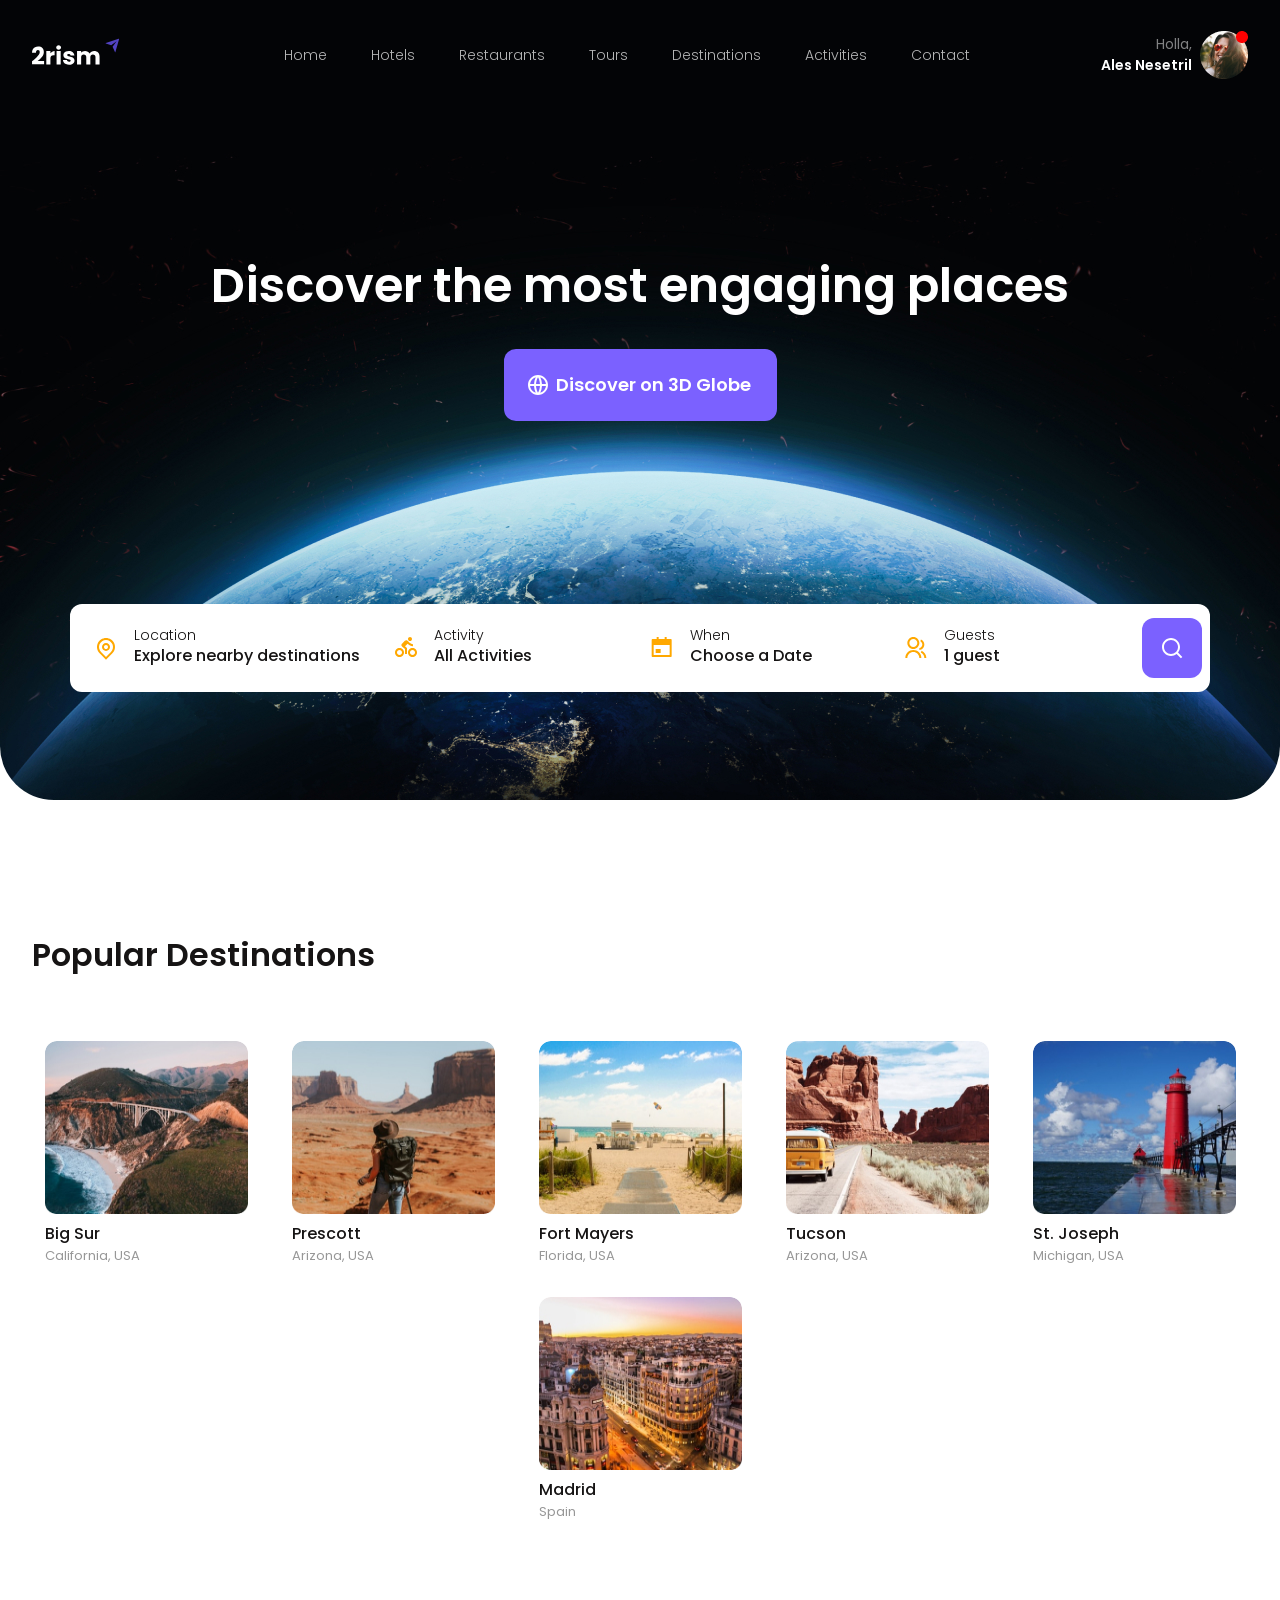
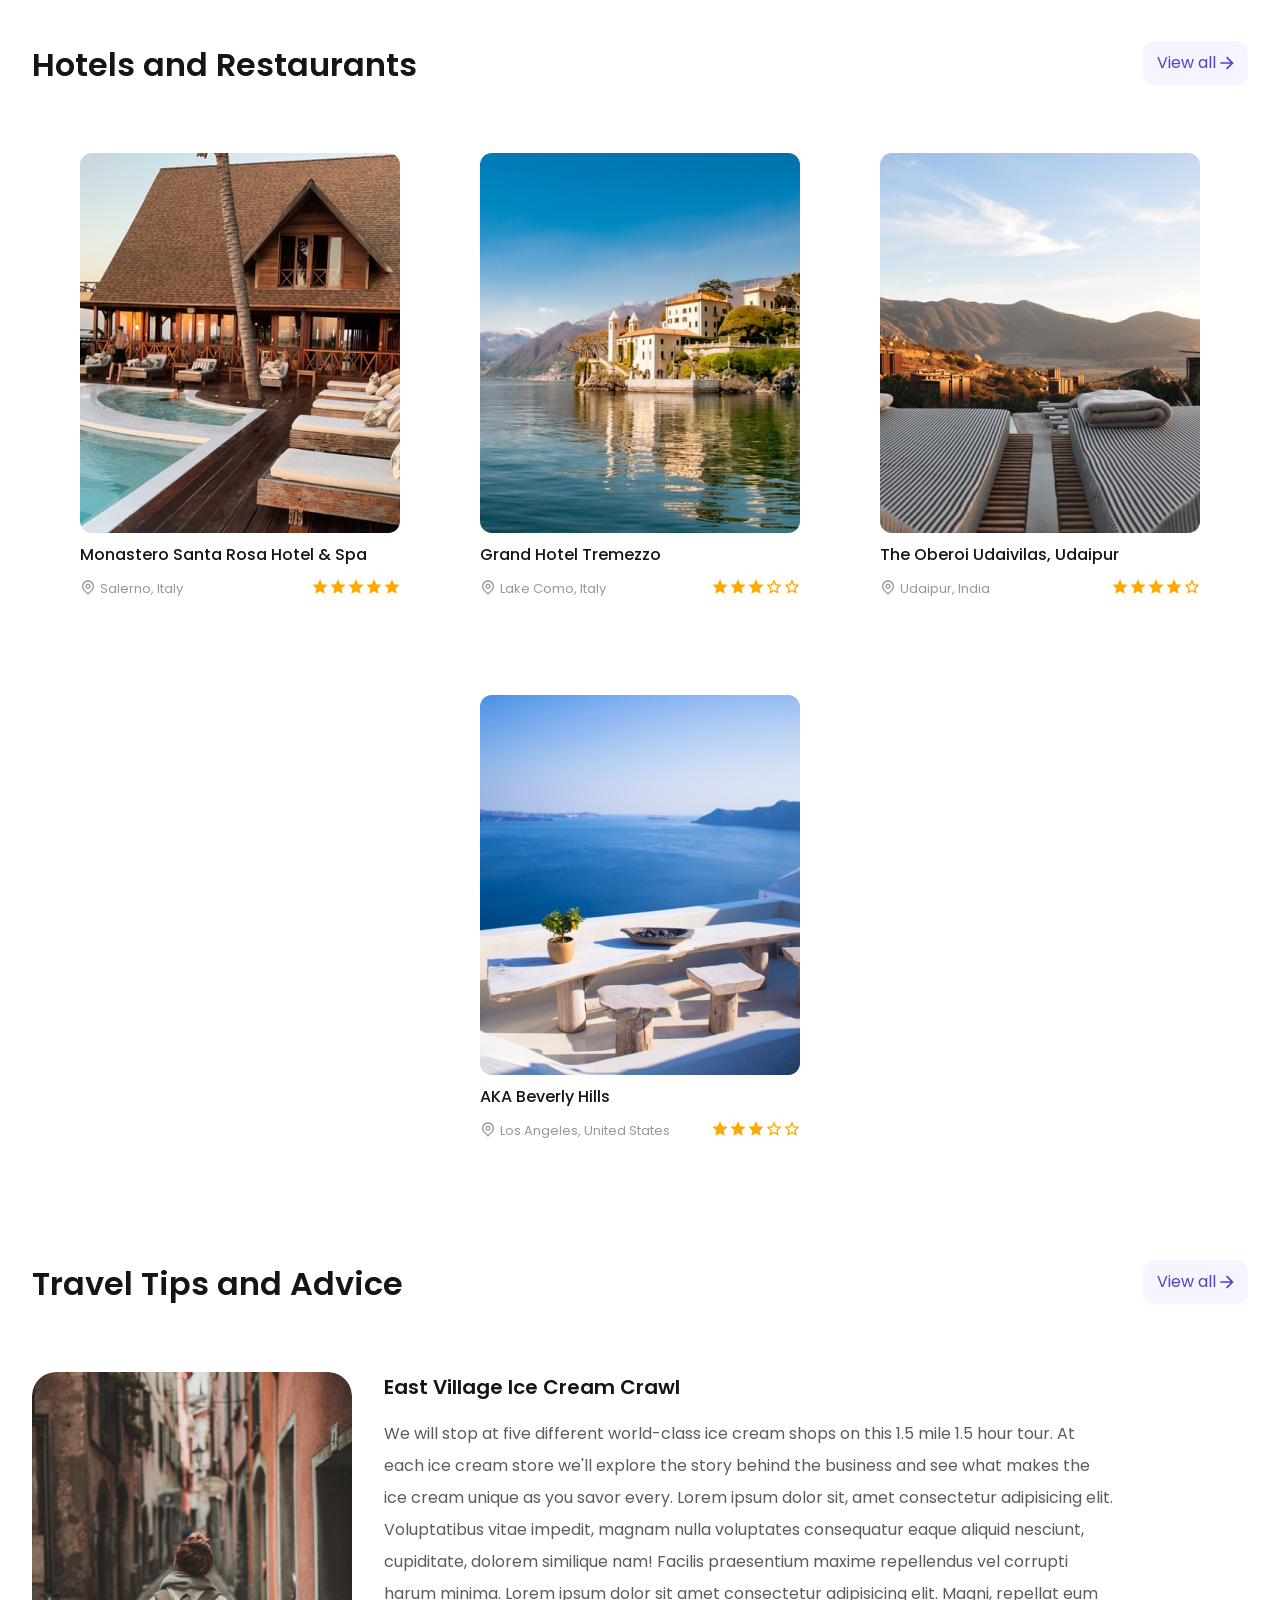
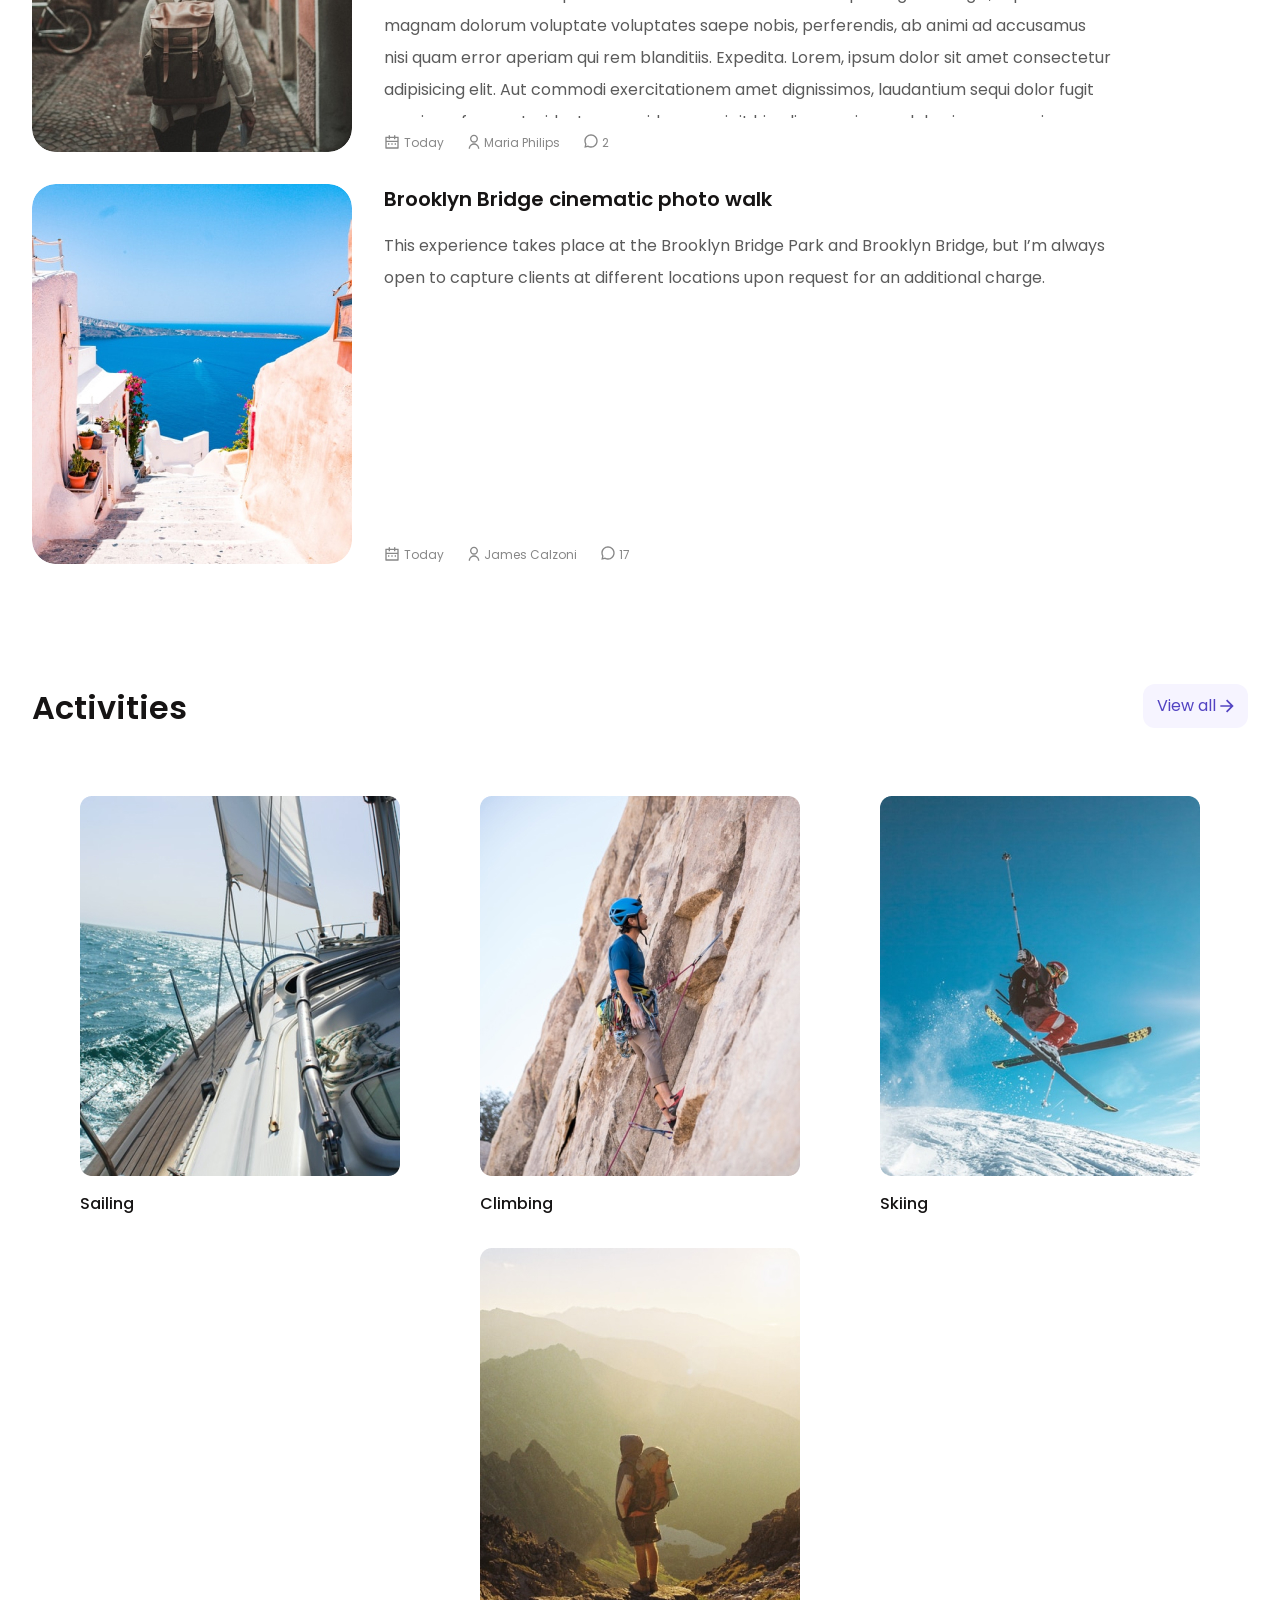
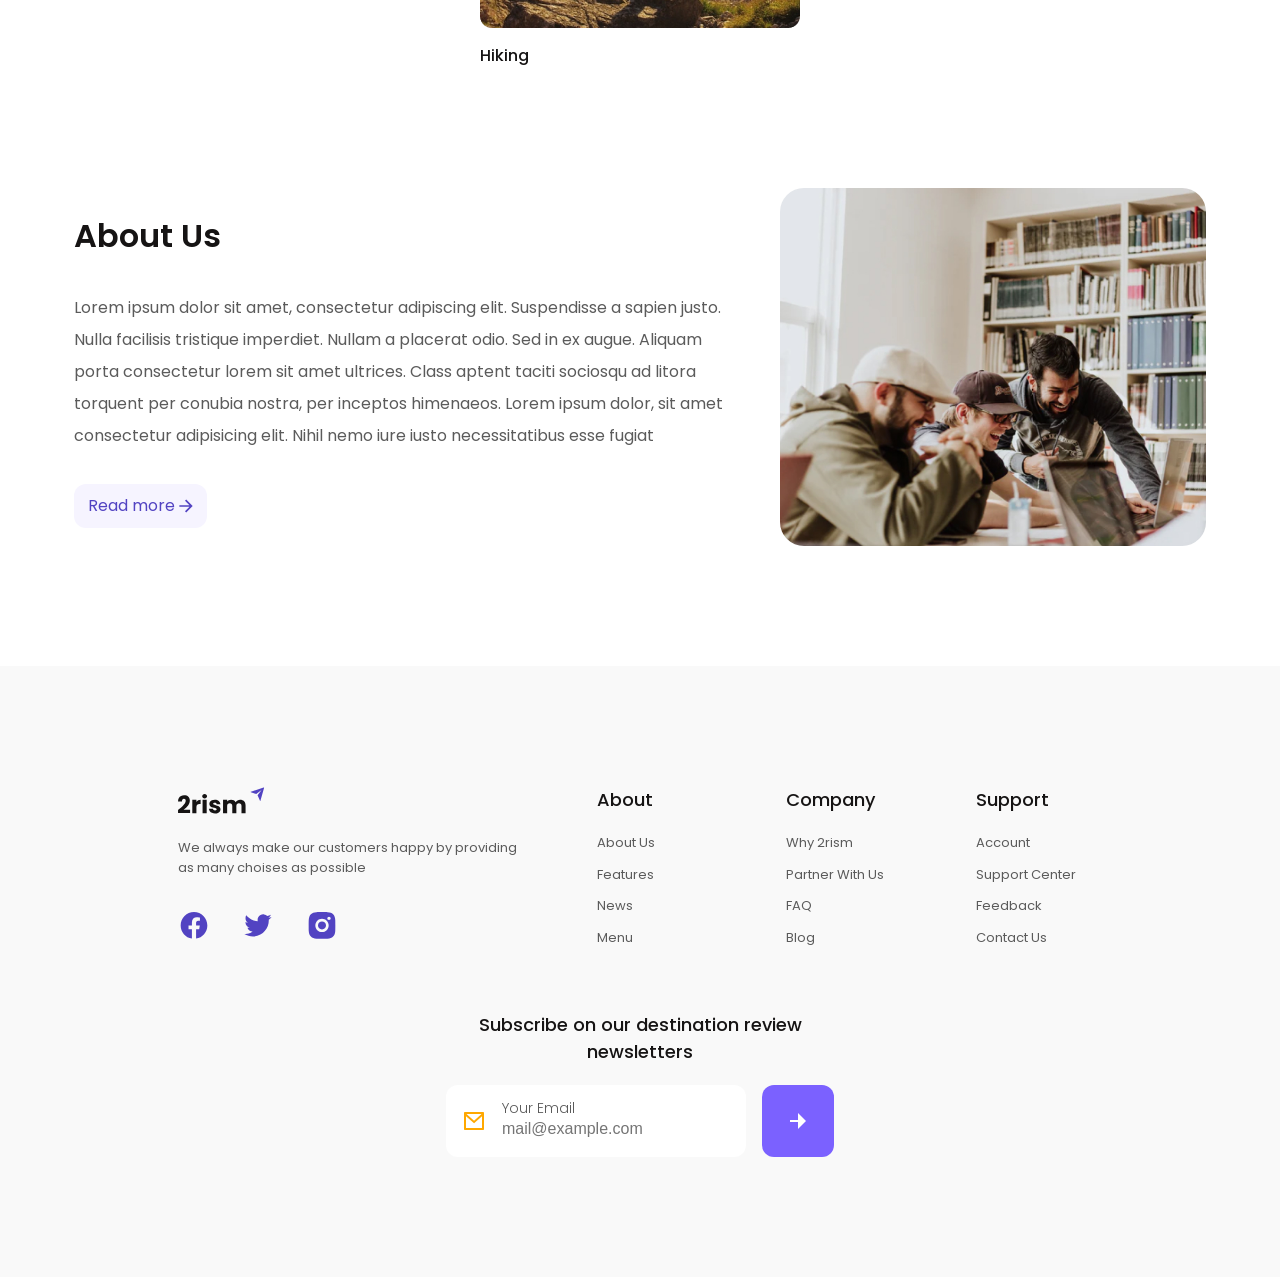
<file: index.html>
<!DOCTYPE html>
<html lang="en">

<head>
   <meta charset="UTF-8">
   <meta http-equiv="X-UA-Compatible" content="IE=edge">
   <meta name="viewport" content="width=device-width, initial-scale=1.0">
   <title>2rism</title>
   <link rel="preconnect" href="https://fonts.googleapis.com">
   <link rel="preconnect" href="https://fonts.gstatic.com" crossorigin>
   <link href="https://fonts.googleapis.com/css2?family=Poppins:wght@300;400;500;600;700&display=swap" rel="stylesheet">
   <link rel="stylesheet" href="./css/global.css">
</head>

<body>
   <div class="wrapper">
      <header class="header">
         <div class="header__container _container">
            <div class="header__logo logo">
               <img src="./images/logo/logo.svg" alt="logo">
               <div class="logo__icon">
                  <img src="./images/logo/send-plane-fill.svg" alt="logo">
               </div>
            </div>
            <nav class="header__menu menu">
               <ul class="menu__list">
                  <li class="menu__item"><a href="#" class="menu__link" data-goto=".page__main-block">Home</a></li>
                  <li class="menu__item"><a href="#" class="menu__link" data-goto=".page__hotels">hotels</a></li>
                  <li class="menu__item"><a href="#" class="menu__link" data-goto=".page__hotels">restaurants</a></li>
                  <li class="menu__item"><a href="#" class="menu__link">tours</a></li>
                  <li class="menu__item"><a href="#" class="menu__link" data-goto=".page__popular">destinations</a></li>
                  <li class="menu__item"><a href="#" class="menu__link" data-goto=".page__activities">activities</a>
                  </li>
                  <li class="menu__item"><a href="#" class="menu__link" data-goto=".footer">contact</a></li>
               </ul>
            </nav>
            <div class="header__hi hi">
               <div class="hi__message">
                  <div class="hi__text">Holla,</div>
                  <div class="hi__name">Ales Nesetril</div>
               </div>
               <div class="hi__image">
                  <img src="./images/logo/Frame_9.png" alt="image">
               </div>
            </div>
            <div class="menu__icon">
               <span></span>
            </div>
         </div>
      </header>
      <main class="page">
         <div class="page__main-block main-block">
            <div class="main-block__container _container">
               <h1 class="main-block__title">Discover the most engaging places</h1>
               <a href="#" class="main-block__button button">
                  <img src="./images/button_img/button_img.svg" alt="btn">
                  <div class="button__text">Discover on 3D Globe</div>
               </a>
            </div>
            <div class="main-block__image _ibg">
               <img class="ibg__image" src="./images/bg/bg.jpg" alt="bg_img">
            </div>
         </div>
         <div class="page__search search">
            <div class="search__container _container">
               <div class="search__block block">
                  <div class="block__container-mobile">
                     <div class="block__container-first">
                        <div class="block__image">
                           <img src="./images/search/location.svg" alt="location">
                        </div>
                        <div class="block__description">
                           <div class="block__title">Location</div>
                           <div class="block__subtitle">Explore nearby destinations</div>
                        </div>
                     </div>
                     <div class="block__container">
                        <div class="block__image">
                           <img src="./images/search/activity.svg" alt="activity">
                        </div>
                        <div class="block__description">
                           <div class="block__title">Activity</div>
                           <div class="block__subtitle">All Activities</div>
                        </div>
                     </div>
                  </div>
                  <div class="block__container-mobile">
                     <div class="block__container">
                        <div class="block__image">
                           <img src="./images/search/when.svg" alt="when">
                        </div>
                        <div class="block__description">
                           <div class="block__title">When</div>
                           <div class="block__subtitle">Choose a Date</div>
                        </div>
                     </div>
                     <div class="block__container">
                        <div class="block__image">
                           <img src="./images/search/guests.svg" alt="guests">
                        </div>
                        <div class="block__description">
                           <div class="block__title">Guests</div>
                           <div class="block__subtitle">1 guest</div>
                        </div>
                     </div>
                  </div>
                  <a href="#" class="block__button-search">
                     <img src="./images/search/search.svg" alt="search">
                  </a>
               </div>
            </div>
         </div>
         <div class="page__popular popular">
            <div class="popular__container _container">
               <div class="popular__title">Popular Destinations</div>
               <div class="popular__body">
                  <div class="popular__place place">
                     <img class="place__image" src="./images/places/big_sur.jpg" alt="big_sur">
                     <div class="place__title">Big Sur</div>
                     <div class="place__subtitle">California, USA</div>
                  </div>
                  <div class="popular__place">
                     <img class="place__image" src="./images/places/prescott.jpg" alt="prescott">
                     <div class="place__title">Prescott</div>
                     <div class="place__subtitle">Arizona, USA</div>
                  </div>
                  <div class="popular__place">
                     <img class="place__image" src="./images/places/fort_mayers.jpg" alt="fort_mayers">
                     <div class="place__title">Fort Mayers</div>
                     <div class="place__subtitle">Florida, USA</div>
                  </div>
                  <div class="popular__place">
                     <img class="place__image" src="./images/places/tucson.jpg" alt="tucson">
                     <div class="place__title">Tucson</div>
                     <div class="place__subtitle">Arizona, USA</div>
                  </div>
                  <div class="popular__place">
                     <img class="place__image" src="./images/places/st_joseph.jpg" alt="st_joseph">
                     <div class="place__title">St. Joseph</div>
                     <div class="place__subtitle">Michigan, USA</div>
                  </div>
                  <div class="popular__place">
                     <img class="place__image" src="./images/places/madrid.jpg" alt="madrid">
                     <div class="place__title">Madrid</div>
                     <div class="place__subtitle">Spain</div>
                  </div>
               </div>
            </div>
         </div>
         <div class="page__hotels hotels">
            <div class="hotels__container _container">
               <div class="hotels__title title">Hotels and Restaurants
                  <a href="#" class="hotels__title-button title-btn">
                     View all <img src="./images/arrow/arrow.svg" alt="arrow">
                  </a>
               </div>
               <div class="hotels__block-hotel">
                  <div class="hotels__body hotel">
                     <div class="hotel__image">
                        <img src="./images/hotels/Monastero.jpg" alt="Monastero">
                     </div>
                     <div class="hotel__title">Monastero Santa Rosa Hotel & Spa</div>
                     <div class="hotel__place-block">
                        <div class="hotel__doth">
                           <img src="./images/hotels/doth.svg" alt="doth">
                        </div>
                        <div class="hotel__place">Salerno, Italy</div>
                        <div class="hotel__stars">
                           <img src="./images/rating/rating=5.svg" alt="rating">
                        </div>
                     </div>
                  </div>
                  <div class="hotels__body hotel">
                     <div class="hotel__image">
                        <img src="./images/hotels/Tremezzo.jpg" alt="Tremezzo">
                     </div>
                     <div class="hotel__title">Grand Hotel Tremezzo</div>
                     <div class="hotel__place-block">
                        <div class="hotel__doth">
                           <img src="./images/hotels/doth.svg" alt="doth">
                        </div>
                        <div class="hotel__place">Lake Como, Italy</div>
                        <div class="hotel__stars">
                           <img src="./images/rating/rating=3.svg" alt="rating">
                        </div>
                     </div>
                  </div>
                  <div class="hotels__body hotel">
                     <div class="hotel__image">
                        <img src="./images/hotels/Udaipur.jpg" alt="Udaipur">
                     </div>
                     <div class="hotel__title">The Oberoi Udaivilas, Udaipur</div>
                     <div class="hotel__place-block">
                        <div class="hotel__doth">
                           <img src="./images/hotels/doth.svg" alt="doth">
                        </div>
                        <div class="hotel__place">Udaipur, India</div>
                        <div class="hotel__stars">
                           <img src="./images/rating/rating=4.svg" alt="rating">
                        </div>
                     </div>
                  </div>
                  <div class="hotels__body hotel">
                     <div class="hotel__image">
                        <img src="./images/hotels/Beverly.jpg" alt="Beverly">
                     </div>
                     <div class="hotel__title">AKA Beverly Hills</div>
                     <div class="hotel__place-block">
                        <div class="hotel__doth">
                           <img src="./images/hotels/doth.svg" alt="doth">
                        </div>
                        <div class="hotel__place">Los Angeles, United States</div>
                        <div class="hotel__stars">
                           <img src="./images/rating/rating=3.svg" alt="rating">
                        </div>
                     </div>
                  </div>
               </div>
            </div>
         </div>
         <div class="page__travels travels">
            <div class="travels__container _container">
               <div class="travels__title title">Travel Tips and Advice
                  <a href="#" class="travels__title-button title-btn">
                     View all <img src="./images/arrow/arrow.svg" alt="arrow">
                  </a>
               </div>
               <div class="travels__block travel">
                  <div class="travel__block">
                     <img class="travel__image" src="./images/travel/Village.jpg" alt="village">
                     <div class="travel__description description">
                        <div class="description__title">East Village Ice Cream Crawl</div>
                        <div class="description__text scroll">We will stop at five different world-class ice cream shops
                           on
                           this
                           1.5 mile 1.5 hour tour. At each ice cream store we'll explore the story behind the business
                           and
                           see what makes the ice cream unique as you savor every. Lorem ipsum dolor sit, amet
                           consectetur adipisicing elit. Voluptatibus vitae impedit, magnam nulla voluptates consequatur
                           eaque aliquid nesciunt, cupiditate, dolorem similique nam! Facilis praesentium maxime
                           repellendus vel corrupti harum minima. Lorem ipsum dolor sit amet consectetur adipisicing
                           elit. Magni, repellat eum magnam dolorum voluptate voluptates saepe nobis, perferendis, ab
                           animi ad accusamus nisi quam error aperiam qui rem blanditiis. Expedita. Lorem, ipsum dolor
                           sit amet consectetur adipisicing elit. Aut commodi exercitationem amet dignissimos,
                           laudantium sequi dolor fugit possimus facere. Incidunt nam quidem suscipit hic alias omnis
                           vero laboriosam aperiam neque? Lorem ipsum, dolor sit amet consectetur adipisicing elit.
                           Eligendi voluptatem consectetur nisi aspernatur inventore nihil mollitia tempore eveniet
                           vitae blanditiis dolore nostrum ullam soluta eos quisquam maxime, fuga nulla. Eveniet.</div>
                        <div class="description__info info">
                           <div class="info__day"><img class="info__image" src="./images/travel_icons/calendar.svg"
                                 alt="calendar">Today
                           </div>
                           <div class="info__name"><img class="info__image" src="./images/travel_icons/user.svg"
                                 alt="user">Maria Philips
                           </div>
                           <div class="info__messages"><img class="info__image"
                                 src="./images/travel_icons/community.svg" alt="community">2
                           </div>
                        </div>
                     </div>
                  </div>
                  <div class="travel__block">
                     <img class="travel__image" src="./images/travel/Brooklyn.jpg" alt="brooklyn">
                     <div class="travel__description description">
                        <div class="description__title">Brooklyn Bridge cinematic photo walk</div>
                        <div class="description__text scroll">This experience takes place at the Brooklyn Bridge Park
                           and
                           Brooklyn Bridge, but I’m always open to capture clients at different locations upon request
                           for an additional charge. </div>
                        <div class="description__info info">
                           <div class="info__day"><img class="info__image" src="./images/travel_icons/calendar.svg"
                                 alt="calendar">Today
                           </div>
                           <div class="info__name"><img class="info__image" src="./images/travel_icons/user.svg"
                                 alt="user">James Calzoni
                           </div>
                           <div class="info__messages"><img class="info__image"
                                 src="./images/travel_icons/community.svg" alt="community">17
                           </div>
                        </div>
                     </div>
                  </div>
               </div>
            </div>
         </div>
         <div class="page__activities activities">
            <div class="activities__container _container">
               <div class="activitis__title title">Activities
                  <a href="#" class="activities__title-button title-btn">
                     View all <img src="./images/arrow/arrow.svg" alt="arrow">
                  </a>
               </div>
               <div class="activities__examples">
                  <div class="activities__block">
                     <div class="activities__image">
                        <img src="./images/activities/Sailing.jpg" alt="sailing">
                     </div>
                     <div class="activities__text">Sailing</div>
                  </div>
                  <div class="activities__block">
                     <div class="activities__image">
                        <img src="./images/activities/Climbing.jpg" alt="climbing">
                     </div>
                     <div class="activities__text">Climbing</div>
                  </div>
                  <div class="activities__block">
                     <div class="activities__image">
                        <img src="./images/activities/Skiing.jpg" alt="skiing">
                     </div>
                     <div class="activities__text">Skiing</div>
                  </div>
                  <div class="activities__block">
                     <div class="activities__image">
                        <img src="./images/activities/Hiking.jpg" alt="hiking">
                     </div>
                     <div class="activities__text">Hiking</div>
                  </div>
               </div>
            </div>
         </div>
         <div class="page__about about">
            <div class="container__about _container">
               <div class="about__block">
                  <div class="about__description">
                     <div class="about__description-title">About Us</div>
                     <div class="about__description-text scroll">Lorem ipsum dolor sit amet, consectetur adipiscing
                        elit.
                        Suspendisse
                        a sapien justo. Nulla facilisis tristique imperdiet. Nullam a placerat odio. Sed in ex augue.
                        Aliquam porta consectetur lorem sit amet ultrices. Class aptent taciti sociosqu ad litora
                        torquent per conubia nostra, per inceptos himenaeos. Lorem ipsum dolor, sit amet consectetur
                        adipisicing elit. Nihil nemo iure iusto necessitatibus esse fugiat assumenda voluptate a
                        delectus perferendis. Velit saepe amet eos cum consequatur recusandae! Cupiditate, nihil
                        voluptate!</div>
                     <a href="#" class="about__description-button title-btn">Read more
                        <img src="./images/arrow/arrow.svg" alt="#">
                     </a>
                  </div>
                  <div>
                     <img class="about__image" src="./images/about/about.jpg" alt="aboutUs">
                  </div>
               </div>
            </div>
         </div>
      </main>
      <footer class="footer">
         <div class="footer__container _container">
            <div class="footer__links links">
               <div class="links__logo">
                  <img src="./images/logo/logo-black.svg" alt="logo">
               </div>
               <p class="links__text">We always make our customers happy by providing as many choises as possible
               </p>
               <div class="links__icons">
                  <a href="#">
                     <img src="./images/links/fb.svg" alt="fb">
                  </a>
                  <a href="#">
                     <img src="./images/links/twit.svg" alt="twit">
                  </a>
                  <a href="#">
                     <img src="./images/links/inst.svg" alt="inst">
                  </a>
               </div>
            </div>
            <div class="footer__info info">
               <div class="info__block">
                  <div class="info__block_title">About</div>
                  <div class="info__block_text">
                     <a href="#">About Us</a>
                     <a href="#">Features</a>
                     <a href="#">News</a>
                     <a href="#">Menu</a>
                  </div>
               </div>
               <div class="info__block">
                  <div class="info__block_title">Company</div>
                  <div class="info__block_text">
                     <a href="#">Why 2rism</a>
                     <a href="#">Partner With Us</a>
                     <a href="#">FAQ</a>
                     <a href="#">Blog</a>
                  </div>
               </div>
               <div class="info__block">
                  <div class="info__block_title">Support</div>
                  <div class="info__block_text">
                     <a href="#">Account</a>
                     <a href="#">Support Center</a>
                     <a href="#">Feedback</a>
                     <a href="#">Contact Us</a>
                  </div>
               </div>
            </div>
            <div class="info__subscribe">
               <div class="info__subscribe_title">Subscribe on our destination review newsletters</div>
               <div class="info__subscribe_email email">
                  <div class="email__link">
                     <img class="email__image" src="./images/mail/mail.svg" alt="mail">
                     <div class="email__block">
                        <div class="email__text">Your Email</div>
                        <input class="email__input" type="text" placeholder="mail@example.com">
                     </div>
                  </div>
                  <a href="#" class="email__btn">
                     <img src="./images/arrow/arrow-white.svg" alt="arrow">
                  </a>
               </div>
            </div>
         </div>
      </footer>
   </div>

   <script src="./script.js"></script>
</body>

</html>
</file>
<file: css/global.css>
.header {
  margin-top: 31px;
  position: fixed;
  width: 100%;
  height: 64px;
  left: 0;
  top: 0;
  z-index: 100;
  transition: all 0.3s ease 0s;
}

.header.scroll {
  transition: all 0.5s ease 0s;
  background-color: rgba(28, 28, 28, 0.876);
  margin-top: 0px;
  justify-content: center;
  padding-top: 10px;
  height: 68px;
}
.header.scroll .menu__link {
  opacity: 1;
}

.header__container {
  display: flex;
  min-height: 48px;
  align-items: center;
  padding: 0 32px;
}
@media (max-width: 600px) {
  .header__container {
    padding: 0 16px;
  }
}

.header__logo {
  display: flex;
  min-height: 36px;
  min-width: 87px;
  gap: 4px;
  position: relative;
  z-index: 100;
}

.header__menu {
  display: flex;
  margin-left: 182px;
  padding: 0 23px;
}
@media (max-width: 1438px) {
  .header__menu {
    margin-left: 140px;
  }
}
@media (max-width: 1200px) {
  .header__menu {
    margin-left: 100px;
    padding: 0 15px;
  }
}
@media (max-width: 1000px) {
  .header__menu {
    margin-left: 0px;
    padding: 0 5px;
  }
}

.menu__list {
  display: flex;
  gap: 54px;
  flex-wrap: wrap;
  justify-content: center;
}
@media (max-width: 1438px) {
  .menu__list {
    gap: 44px;
  }
}
@media (max-width: 1200px) {
  .menu__list {
    gap: 20px;
  }
}
@media (max-width: 1000px) {
  .menu__list {
    gap: 0;
  }
}
@media (max-width: 600px) {
  .menu__list {
    font-size: 20px;
  }
}

.menu__link {
  font-weight: 300;
  line-height: 1.5;
  text-transform: capitalize;
  color: #FFFFFF;
  opacity: 0.7;
}
@media (max-width: 1000px) {
  .menu__link {
    padding: 5px 8px;
  }
}
.menu__link:hover {
  opacity: 1;
}

.header__hi {
  display: flex;
  align-items: center;
  flex-grow: 1;
}
@media (max-width: 600px) {
  .header__hi {
    width: 100%;
  }
}

.hi__message {
  display: flex;
  flex-direction: column;
  font-weight: 400;
  font-size: 14px;
  line-height: 1.5;
  text-transform: capitalize;
  align-items: flex-end;
  color: #FFFFFF;
  margin-left: auto;
}

.hi__text {
  opacity: 0.5;
}

.hi__name {
  opacity: 1;
  font-weight: 600;
  min-width: 88px;
}

.hi__image {
  margin-left: 8px;
  width: 48px;
  height: 48px;
}
@media (max-width: 600px) {
  .hi__image {
    width: 38px;
    height: 38px;
  }
}
@media (max-width: 600px) {
  .hi__image img {
    width: 38px;
    height: 38px;
  }
}

.page__main-block {
  flex: 1 1 auto;
}

.main-block__container {
  padding: 254.5px 16px 183px 16px;
  display: flex;
  flex-direction: column;
  align-items: center;
}
@media (max-width: 1000px) {
  .main-block__container {
    padding: 254.5px 13px 20vw 13px;
  }
}

.main-block__title {
  font-weight: 600;
  font-size: 48px;
  line-height: 1.3;
  color: #FFFFFF;
  text-align: center;
  position: relative;
  z-index: 5;
}
@media (max-width: 1000px) {
  .main-block__title {
    font-size: 44px;
  }
}
@media (max-width: 600px) {
  .main-block__title {
    font-size: 32px;
  }
}

.main-block__button {
  display: flex;
  font-weight: 600;
  font-size: 18px;
  line-height: 1.33;
  color: #FFFFFF;
  margin-top: 32px;
  padding: 24px;
  gap: 8px;
  background: #7B61FF;
  width: 273px;
  border-radius: 12px;
  z-index: 10;
  position: relative;
}
@media (max-width: 1000px) {
  .main-block__button {
    margin-top: 20px;
    padding: 18px;
    justify-content: center;
  }
}
@media (max-width: 600px) {
  .main-block__button {
    font-size: 14px;
    width: 200px;
    padding: 10px;
  }
}
.main-block__button:hover {
  background-color: #5e3ff9;
}

.main-block__image {
  position: absolute;
  z-index: 5;
  width: 100%;
  height: 100%;
  min-height: 800px;
  left: 0;
  top: 0;
}

.ibg__image {
  border-radius: 0px 0px 54px 54px;
}

.footer__container {
  padding: 120px 32px;
  display: flex;
  flex-direction: row;
  gap: 64px;
}
@media (max-width: 1438px) {
  .footer__container {
    flex-wrap: wrap;
    justify-content: center;
  }
}
@media (max-width: 1000px) {
  .footer__container {
    gap: 32px;
    padding: 60px 32px;
  }
}

.footer__links {
  display: flex;
  flex-direction: column;
  gap: 16px;
  width: 354.5px;
  height: 155.42px;
}
@media (max-width: 1000px) {
  .footer__links {
    width: 505px;
    height: 100%;
  }
}

.links__text {
  font-weight: 400;
  font-size: 13px;
  line-height: 1.5;
  color: #5B5B5B;
  max-height: 250px;
  overflow: hidden;
}

.links__icons {
  padding-top: 16px;
  display: flex;
  gap: 32px;
}
@media (max-width: 1000px) {
  .links__icons {
    padding-top: 0;
  }
}

.footer__info {
  display: flex;
  gap: 64px;
  width: 505.5px;
  height: 100%;
}
@media (max-width: 1000px) {
  .footer__info {
    gap: 3vw;
    justify-content: center;
    width: 94vw;
  }
}
@media (max-width: 600px) {
  .footer__info {
    flex-wrap: wrap;
    height: 100%;
    width: 100%;
  }
}
@media (max-width: 400px) {
  .footer__info {
    justify-content: start;
    gap: 6vw;
  }
}

.info__block {
  min-width: 125.83px;
  height: 100%;
}
@media (max-width: 1000px) {
  .info__block {
    min-width: 100px;
  }
}

.info__block_title {
  padding-bottom: 20px;
  font-weight: 500;
  font-size: 18px;
  line-height: 1.5;
}

.info__block_text {
  display: flex;
  flex-direction: column;
  gap: 12px;
  font-weight: 400;
  font-size: 13px;
  line-height: 1.5;
}
.info__block_text a {
  color: #5B5B5B;
}

.info__subscribe {
  display: flex;
  flex-direction: column;
  gap: 20px;
  width: 388px;
  height: 100%;
}
@media (max-width: 1000px) {
  .info__subscribe {
    width: 505px;
    height: 100%;
    align-items: center;
  }
}
@media (max-width: 600px) {
  .info__subscribe {
    width: auto;
    padding: 0 32px;
    height: 100%;
    align-items: center;
  }
}

.info__subscribe_title {
  font-weight: 500;
  font-size: 18px;
  line-height: 1.5;
}
@media (max-width: 1438px) {
  .info__subscribe_title {
    text-align: center;
  }
}

.info__subscribe_email {
  display: flex;
  flex-direction: row;
  gap: 16px;
}
@media (max-width: 600px) {
  .info__subscribe_email {
    flex-direction: column;
    gap: 12px;
    align-items: center;
  }
}

.email__link {
  background: #FFFFFF;
  border-radius: 12px;
  width: 300px;
  height: 72px;
  display: flex;
  align-items: center;
}
@media (max-width: 600px) {
  .email__link {
    width: 256px;
  }
}

.email__image {
  width: 24px;
  height: 24px;
  margin: 24px 16px;
}

.email__text {
  font-weight: 300;
  font-size: 14px;
  line-height: 1.14;
  color: #5B5B5B;
}

.email__input {
  font-weight: 500;
  font-size: 16px;
  line-height: 1.5;
  color: #161414;
  border: none;
  outline: 0;
  max-width: 190px;
}

.email__btn {
  padding: 24px;
  background: #7B61FF;
  border-radius: 12px;
}
@media (max-width: 600px) {
  .email__btn {
    width: 200px;
    padding: 12px;
    text-align: center;
  }
}
.email__btn:hover {
  background-color: #5e3ff9;
}

.page__search {
  position: relative;
  z-index: 5;
  padding-bottom: 64px;
}

.search__container {
  position: absolute;
  display: flex;
  width: 1140px;
  height: 88px;
  background: #FFFFFF;
  border-radius: 12px;
}
@media (max-width: 1200px) {
  .search__container {
    width: 900px;
  }
}
@media (max-width: 1000px) {
  .search__container {
    width: 600px;
  }
}
@media (max-width: 600px) {
  .search__container {
    width: 300px;
    height: 210px;
  }
}

.search__block {
  padding: 8px;
  display: flex;
  align-items: center;
}
@media (max-width: 600px) {
  .search__block {
    flex-direction: column;
    padding: 8px 0 8px 0;
  }
}

.block__container {
  align-items: center;
  display: flex;
  width: 254.67px;
}
@media (max-width: 1200px) {
  .block__container {
    width: 180px;
  }
}
@media (max-width: 600px) {
  .block__container {
    padding-bottom: 10px;
  }
}

.block__container-mobile {
  display: flex;
}
@media (max-width: 1000px) {
  .block__container-mobile {
    flex-direction: column;
  }
}
@media (max-width: 600px) {
  .block__container-mobile {
    width: 300px;
  }
}

.block__container-first {
  width: 300px;
  display: flex;
  align-items: center;
}
@media (max-width: 600px) {
  .block__container-first {
    padding-bottom: 10px;
  }
}

.block__image {
  padding: 0 16px;
}

.block__title {
  font-weight: 300;
  font-size: 14px;
  line-height: 1.14;
}

.block__subtitle {
  font-weight: 500;
  font-size: 16px;
  line-height: 1.5;
  color: #161414;
}

.block__button-search {
  padding: 18px;
  background: #7B61FF;
  border-radius: 12px;
  display: flex;
}
@media (max-width: 1200px) {
  .block__button-search {
    position: relative;
    left: -16px;
  }
}
@media (max-width: 1000px) {
  .block__button-search {
    left: 43px;
  }
}
@media (max-width: 600px) {
  .block__button-search {
    position: relative;
    top: -70px;
    left: 110px;
  }
}
.block__button-search:hover {
  background: #5e3ff9;
}

.popular__container {
  padding: 176px 32px 0 32px;
  color: #161414;
}
@media (max-width: 1000px) {
  .popular__container {
    padding-top: 106px;
  }
}

.popular__title {
  font-weight: 600;
  font-size: 32px;
  line-height: 1.41;
  padding-bottom: 64px;
}
@media (max-width: 1000px) {
  .popular__title {
    padding-bottom: 32px;
  }
}
@media (max-width: 600px) {
  .popular__title {
    padding-bottom: 32px;
    font-size: 21px;
    text-align: center;
  }
}

.popular__body {
  display: flex;
  gap: 31.5px;
  flex-wrap: wrap;
  justify-content: space-evenly;
}

.popular__place {
  display: flex;
  flex-direction: column;
}

.place__image {
  width: 203px;
  height: 181px;
  padding-bottom: 8px;
  border-radius: 12px;
}
@media (max-width: 500px) {
  .place__image:hover {
    width: 256px;
    height: 230px;
  }
}

.place__title {
  font-weight: 500;
  font-size: 16px;
  line-height: 1.5;
}

.place__subtitle {
  font-weight: 400;
  font-size: 13px;
  line-height: 1.5;
  color: #979797;
}

.hotels__container {
  padding: 120px 32px 0 32px;
  position: relative;
}
@media (max-width: 1000px) {
  .hotels__container {
    padding-top: 60px;
  }
}

@media (max-width: 600px) {
  .hotels__title {
    text-align: center;
  }
}

.hotels__block-hotel {
  display: flex;
  flex-direction: row;
  gap: 32px;
}
@media (max-width: 1438px) {
  .hotels__block-hotel {
    display: flex;
    flex-wrap: wrap;
    justify-content: space-evenly;
  }
}

.hotels__body {
  display: flex;
  flex-direction: column;
  padding-top: 64px;
}
@media (max-width: 1000px) {
  .hotels__body {
    padding-top: 32px;
  }
}
@media (max-width: 600px) {
  .hotels__body:not(:first-child) {
    padding: 0;
  }
}

.hotel__image {
  width: 320px;
  height: 380px;
  margin-bottom: 10px;
}
@media (max-width: 600px) {
  .hotel__image {
    height: 100%;
    width: 100%;
  }
  .hotel__image img {
    width: 260px;
    height: 300px;
  }
}

.hotel__title {
  margin-bottom: 12px;
  font-weight: 500;
  font-size: 16px;
  line-height: 1.5;
  color: #161414;
}
@media (max-width: 600px) {
  .hotel__title {
    max-width: 260px;
  }
}

.hotel__place-block {
  display: flex;
  flex-direction: row;
  align-items: flex-start;
}

.hotel__place {
  font-size: 13px;
  line-height: 1.5;
  color: #979797;
  padding-left: 4px;
  flex: 1 1 auto;
  max-width: 216px;
}
@media (max-width: 600px) {
  .hotel__place {
    flex: 0 1 auto;
    padding-right: 10px;
    max-width: 140px;
  }
}

.travels__container {
  padding: 120px 32px 0 32px;
}
@media (max-width: 1000px) {
  .travels__container {
    padding-top: 60px;
  }
}

.travels__title {
  padding-bottom: 64px;
}
@media (max-width: 600px) {
  .travels__title {
    padding-bottom: 32px;
    text-align: center;
  }
}

.travels__block {
  display: flex;
  flex-direction: row;
  gap: 32px;
}
@media (max-width: 1438px) {
  .travels__block {
    flex-direction: column;
  }
}

.travel__block {
  flex: 0 0 48.8%;
  display: flex;
  gap: 32px;
  max-height: 380px;
}
@media (max-width: 1000px) {
  .travel__block {
    gap: 16px;
  }
}
@media (max-width: 600px) {
  .travel__block {
    flex-direction: column;
    align-items: center;
    max-height: 100vh;
  }
}

.travel__image {
  width: 320px;
  height: 380px;
  border-radius: 24px;
}
@media (max-width: 800px) {
  .travel__image {
    width: 240px;
    height: 320px;
  }
}

.travel__description {
  display: flex;
  flex-direction: column;
  gap: 16px;
}
@media (max-width: 1438px) {
  .travel__description {
    flex: 0 1 60%;
  }
}

.description__title {
  font-weight: 600;
  font-size: 20px;
  line-height: 1.5;
}
@media (max-width: 800px) {
  .description__title {
    font-size: 18px;
  }
}
@media (max-width: 600px) {
  .description__title {
    text-align: center;
  }
}

.description__text {
  font-weight: 400;
  font-size: 16px;
  line-height: 2;
  color: #5B5B5B;
  flex: 1 1 auto;
  overflow: auto;
  overflow-x: hidden;
  max-height: 300px;
}
@media (max-width: 800px) {
  .description__text {
    max-height: 240px;
  }
}
@media (max-width: 600px) {
  .description__text {
    max-height: 200px;
  }
}
@media (max-width: 328px) {
  .description__text {
    max-height: 180px;
  }
}

.description__info {
  font-weight: 400;
  font-size: 12px;
  line-height: 1.5;
  color: #878787;
  display: flex;
  align-items: flex-end;
  gap: 24px;
}
@media (max-width: 1000px) {
  .description__info {
    gap: 8px;
  }
}

.info__image {
  padding-right: 4px;
}

.activities__container {
  padding: 120px 32px 0 32px;
}
@media (max-width: 1000px) {
  .activities__container {
    padding-top: 60px;
  }
}

.activitis__title {
  padding-bottom: 64px;
}
@media (max-width: 600px) {
  .activitis__title {
    padding-bottom: 32px;
    text-align: center;
  }
}

.activities__examples {
  display: flex;
  gap: 32px;
}
@media (max-width: 1438px) {
  .activities__examples {
    flex-wrap: wrap;
    justify-content: space-evenly;
  }
}

.activities__block {
  display: flex;
  flex-direction: column;
  gap: 16px;
}

.activities__image {
  border-radius: 12px;
  width: 320px;
  height: 380px;
}
@media (max-width: 600px) {
  .activities__image {
    height: 100%;
    width: 100%;
  }
  .activities__image img {
    width: 260px;
    height: 300px;
  }
}

.activities__text {
  font-weight: 500;
  font-size: 16px;
  line-height: 1.5;
  max-width: 320px;
  overflow: hidden;
}

.container__about {
  padding: 120px 148px;
}
@media (max-width: 1438px) {
  .container__about {
    padding: 120px 74px;
  }
}
@media (max-width: 1000px) {
  .container__about {
    padding: 60px 74px;
  }
}
@media (max-width: 600px) {
  .container__about {
    padding: 60px 32px;
  }
}

.about__block {
  display: flex;
  gap: 32px;
  justify-content: space-evenly;
}
@media (max-width: 1000px) {
  .about__block {
    flex-direction: column;
    align-items: center;
    gap: 32px;
  }
}

.about__description {
  display: flex;
  flex-direction: column;
  height: 316px;
  gap: 32px;
  margin: 86px 0 0 0;
}
@media (max-width: 1438px) {
  .about__description {
    margin: 24px 0 0 0;
  }
}
@media (max-width: 1000px) {
  .about__description {
    margin: 0;
    align-items: center;
  }
}

.about__description-title {
  font-weight: 600;
  font-size: 32px;
  line-height: 1.5;
}
@media (max-width: 600px) {
  .about__description-title {
    font-size: 21px;
  }
}

.about__description-text {
  font-weight: 400;
  font-size: 16px;
  line-height: 2;
  color: #5B5B5B;
  max-height: 190px;
  overflow: auto;
  overflow-x: hidden;
}

.about__description-button {
  width: 133px !important;
  height: 44px;
}

.about__image {
  width: 556px;
  height: 488px;
  border-radius: 24px;
}
@media (max-width: 1438px) {
  .about__image {
    width: 426px;
    height: 358px;
  }
}
@media (max-width: 600px) {
  .about__image {
    width: 70vw;
    height: 60vw;
    min-width: 256px;
    min-height: 280px;
  }
}

.menu__icon {
  display: none;
}

@media (max-width: 600px) {
  .menu__icon {
    z-index: 10;
    display: block;
    position: relative;
    min-width: 30px;
    height: 18px;
    cursor: pointer;
    margin-left: 20px;
  }
  .menu__icon span {
    top: 50%;
    transform: scale(1) translate(0, -50%);
  }
  .menu__icon::before {
    top: 0;
  }
  .menu__icon::after {
    bottom: 0;
  }
  .menu__icon::before, .menu__icon::after {
    content: "";
  }
  .menu__icon span, .menu__icon::before, .menu__icon::after {
    left: 0;
    position: absolute;
    height: 10%;
    width: 100%;
    transition: all 0.3s ease 0s;
    background-color: #fff;
  }
  .menu__icon.active span {
    transform: scale(0);
  }
  .menu__icon.active::before {
    top: 50%;
    transform: rotate(-45deg);
  }
  .menu__icon.active::after {
    top: 50%;
    transform: rotate(45deg);
  }
  .header__menu {
    content: "";
    position: fixed;
    z-index: 4;
    top: 0;
    left: -100%;
    width: 100%;
    height: 100%;
    background-color: rgba(0, 0, 0, 0.867);
    padding: 30px;
    padding-top: 100px;
    transition: left 0.3s ease 0s;
    overflow: auto;
    text-align: center;
    justify-content: center;
  }
  .header__menu.active {
    left: 0;
  }
  .header__menu.active .menu__link {
    opacity: 1;
    line-height: 1.5;
  }
  .menu__list {
    flex-wrap: nowrap;
    display: block;
  }
  .menu__list > li {
    font-size: 24px;
  }
  .menu__list > li:hover {
    text-decoration: underline;
  }
  .menu__list > li:not(:last-child) {
    margin-bottom: 30px;
  }
}
*,
*::before,
*::after {
  padding: 0;
  margin: 0;
  bottom: 0;
  box-sizing: border-box;
}

a {
  text-decoration: none;
}

ul,
ol,
li {
  list-style: none;
}

img {
  vertical-align: top;
}

h1,
h2,
h3,
h4,
h5,
h6 {
  font-weight: inherit;
  font-size: inherit;
}

html,
body {
  height: 100%;
  line-height: 1;
  font-size: 14px;
  font-weight: 400;
  color: #161414;
  font-family: "Poppins", sans-serif;
}

body.lock {
  overflow: hidden;
}

.wrapper {
  min-height: 100%;
  overflow: hidden;
  display: flex;
  flex-direction: column;
}

._container {
  max-width: 1440px;
  margin: 0px auto;
  position: relative;
  z-index: 10;
}

._ibg img {
  position: absolute;
  width: 100%;
  height: 800px;
  left: 0;
  top: 0;
  -o-object-fit: cover;
     object-fit: cover;
  z-index: 0;
}

.title {
  font-weight: 600;
  font-size: 32px;
  line-height: 1.5;
  color: #161414;
  display: flex;
  justify-content: space-between;
}
@media (max-width: 600px) {
  .title {
    flex-direction: column;
    font-size: 21px;
    align-items: center;
  }
}

.title-btn {
  display: flex;
  flex-direction: row;
  justify-content: center;
  align-items: center;
  padding: 10px;
  gap: 4px;
  width: 105px;
  height: 44px;
  background: #F6F4FF;
  border-radius: 12px;
  font-weight: 400;
  font-size: 16px;
  line-height: 1.5;
  color: #5243C2;
}
.title-btn:hover {
  background: #dfd8ff;
}

.scroll::-webkit-scrollbar {
  width: 10px;
}
.scroll::-webkit-scrollbar-track {
  -webkit-box-shadow: 5px 5px 5px -5px rgba(105, 50, 144, 0.2) inset;
  background-color: #f9f9fd;
  border-radius: 10px;
}
.scroll::-webkit-scrollbar-thumb {
  border-radius: 10px;
  background: linear-gradient(180deg, #b2a4f9, #5243C2);
}

.footer {
  background: #F9F9F9;
}
</file>
